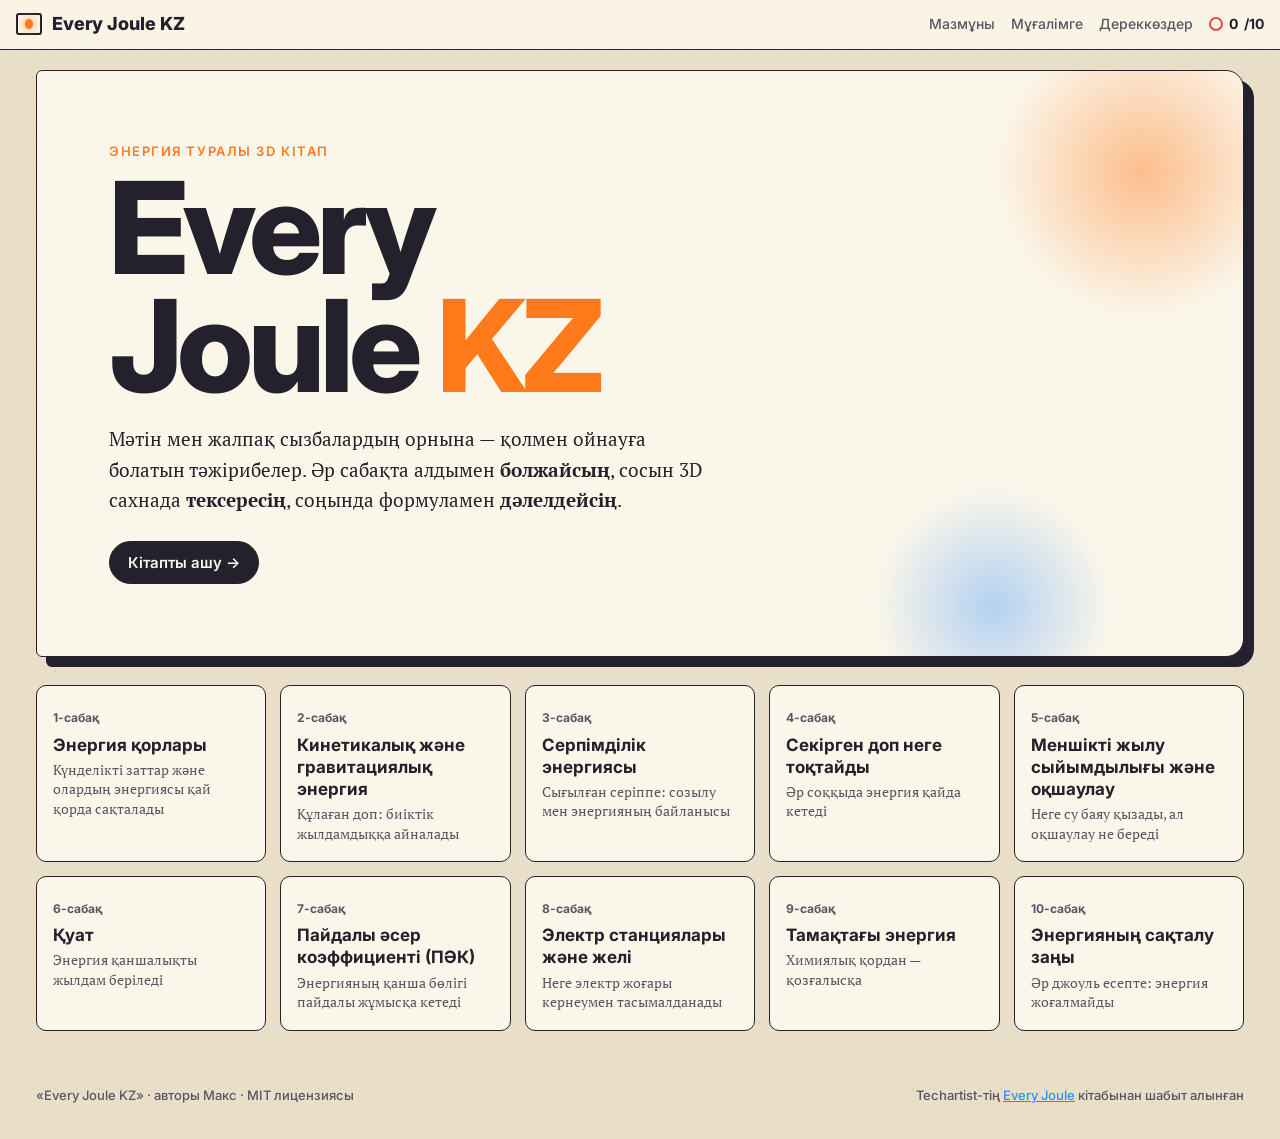
<file: index.html>
<!doctype html>
<html lang="kk">
<head>
<meta charset="utf-8">
<meta name="viewport" content="width=device-width, initial-scale=1, viewport-fit=cover">
<title>Every Joule KZ — энергия туралы 3D кітап</title>
<meta name="description" content="Энергия туралы интерактивті 3D кітап, қазақ тілінде. 10 сабақ: болжа, тексер, дәлелде.">
<meta property="og:title" content="Every Joule KZ — энергия туралы 3D кітап">
<meta property="og:description" content="10 интерактивті сабақ: энергия қорлары, кинетикалық және потенциалдық энергия, қуат, ПӘК, электр желісі, энергияның сақталу заңы.">
<link rel="icon" href="data:image/svg+xml,%3Csvg xmlns='http://www.w3.org/2000/svg' viewBox='0 0 32 32'%3E%3Crect x='3' y='5' width='26' height='22' rx='3' fill='%23fbf6ea' stroke='%2323212b' stroke-width='2'/%3E%3Ccircle cx='16' cy='16' r='6' fill='%23ff7a1a'/%3E%3C/svg%3E">
<link rel="preconnect" href="https://fonts.googleapis.com">
<link rel="preconnect" href="https://fonts.gstatic.com" crossorigin>
<link href="https://fonts.googleapis.com/css2?family=Inter:wght@400;500;600;700;800&family=PT+Serif:ital,wght@0,400;0,700;1,400&display=swap" rel="stylesheet">
<link rel="stylesheet" href="assets/book.css">
<script type="importmap">
{ "imports": {
  "three": "./assets/vendor/three.module.min.js",
  "three/addons/controls/OrbitControls.js": "./assets/vendor/OrbitControls.js"
} }
</script>
</head>
<body>
<a class="skip" href="#app">Мазмұнға өту</a>
<header class="top">
  <a class="brand" href="#/"><span class="logo"></span>Every Joule KZ</a>
  <nav>
    <a href="#/">Мазмұны</a>
    <a href="teachers.html">Мұғалімге</a>
    <a href="sources.html">Дереккөздер</a>
    <span class="stamps" title="Жиналған мөрлер"><span class="seal-mini"></span><b id="stamp-count">0</b>/10</span>
  </nav>
</header>

<main id="app">
  <!-- Мұқаба және мазмұны -->
  <section id="cover" class="view">
    <div class="cover">
      <p class="kicker">Энергия туралы 3D кітап</p>
      <h1>Every<br>Joule <span>KZ</span></h1>
      <p class="lead">Мәтін мен жалпақ сызбалардың орнына — қолмен ойнауға болатын тәжірибелер. Әр сабақта алдымен <b>болжайсың</b>, сосын 3D сахнада <b>тексересің</b>, соңында формуламен <b>дәлелдейсің</b>.</p>
      <a class="btn primary" href="#/1">Кітапты ашу →</a>
    </div>
    <ol class="toc" id="toc"></ol>
  </section>

  <!-- Сабақ -->
  <section id="lesson" class="view" hidden>
    <div class="spread">
      <article class="page left">
        <p class="num" id="l-num"></p>
        <h2 id="l-title"></h2>
        <p class="intro" id="l-intro"></p>
        <div class="steps" role="tablist">
          <button role="tab" data-step="0"><i>1</i>Болжа</button>
          <button role="tab" data-step="1"><i>2</i>Тексер</button>
          <button role="tab" data-step="2"><i>3</i>Дәлелде</button>
        </div>
        <div class="step-body" id="step-0">
          <p class="q" id="p-q"></p>
          <div class="opts" id="p-opts"></div>
          <p class="note" id="p-note"></p>
        </div>
        <div class="step-body" id="step-1" hidden>
          <p id="t-hint"></p>
          <div class="controls" id="controls"></div>
          <div class="readout" id="readout"></div>
        </div>
        <div class="step-body" id="step-2" hidden>
          <div id="proof"></div>
          <div class="flap" id="flap">
            <button class="flap-cover" id="flap-btn">Жауапты көру үшін қақпақты аш ↑</button>
            <div class="flap-inner" id="flap-inner"></div>
          </div>
        </div>
      </article>
      <div class="page right">
        <div class="stage" id="stage">
          <div class="bars" id="bars"></div>
          <p class="stage-hint">Айналдыру үшін сүйре · масштаб — дөңгелекше</p>
          <div class="seal" id="seal" hidden><span>ДҰРЫС<br>БОЛЖАМ</span></div>
        </div>
      </div>
    </div>
    <nav class="pager">
      <a id="prev" class="btn">← Алдыңғы</a>
      <a href="#/" class="btn ghost">Мазмұны</a>
      <a id="next" class="btn">Келесі →</a>
    </nav>
  </section>
</main>

<footer class="foot">
  <span>«Every Joule KZ» · авторы Макс · MIT лицензиясы</span>
  <span>Techartist-тің <a href="https://iamtechartist.com/every-joule/" target="_blank" rel="noopener">Every Joule</a> кітабынан шабыт алынған</span>
</footer>

<noscript><p class="noscript">Кітап жұмыс істеуі үшін JavaScript қосулы болуы керек.</p></noscript>
<script type="module" src="assets/app.js"></script>
</body>
</html>
</file>
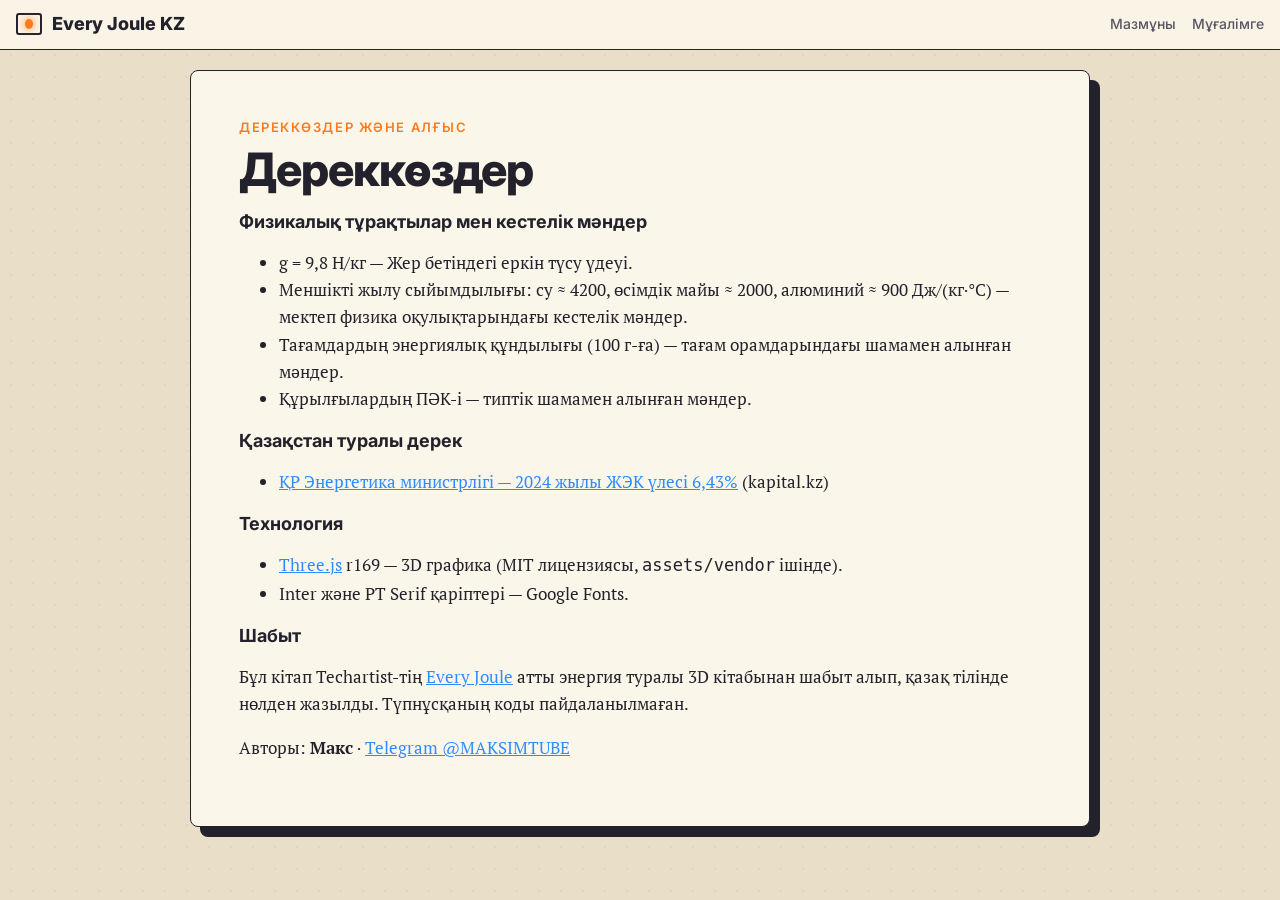
<file: sources.html>
<!doctype html>
<html lang="kk">
<head>
<meta charset="utf-8">
<meta name="viewport" content="width=device-width, initial-scale=1">
<title>Дереккөздер — Every Joule KZ</title>
<link href="https://fonts.googleapis.com/css2?family=Inter:wght@400;500;600;700;800&family=PT+Serif:wght@400;700&display=swap" rel="stylesheet">
<link rel="stylesheet" href="assets/book.css">
</head>
<body>
<header class="top">
  <a class="brand" href="index.html#/"><span class="logo"></span>Every Joule KZ</a>
  <nav><a href="index.html#/">Мазмұны</a><a href="teachers.html">Мұғалімге</a></nav>
</header>
<main>
<article class="doc">
  <p class="kicker">Дереккөздер және алғыс</p>
  <h1>Дереккөздер</h1>
  <h3>Физикалық тұрақтылар мен кестелік мәндер</h3>
  <ul>
    <li>g = 9,8 Н/кг — Жер бетіндегі еркін түсу үдеуі.</li>
    <li>Меншікті жылу сыйымдылығы: су ≈ 4200, өсімдік майы ≈ 2000, алюминий ≈ 900 Дж/(кг·°C) — мектеп физика оқулықтарындағы кестелік мәндер.</li>
    <li>Тағамдардың энергиялық құндылығы (100 г-ға) — тағам орамдарындағы шамамен алынған мәндер.</li>
    <li>Құрылғылардың ПӘК-і — типтік шамамен алынған мәндер.</li>
  </ul>
  <h3>Қазақстан туралы дерек</h3>
  <ul>
    <li><a href="https://kapital.kz/economic/136207/vyrabotka-chistoj-elektroenergii-vyrosla-na-14percent.html" target="_blank" rel="noopener">ҚР Энергетика министрлігі — 2024 жылы ЖЭК үлесі 6,43%</a> (kapital.kz)</li>
  </ul>
  <h3>Технология</h3>
  <ul>
    <li><a href="https://threejs.org" target="_blank" rel="noopener">Three.js</a> r169 — 3D графика (MIT лицензиясы, <code>assets/vendor</code> ішінде).</li>
    <li>Inter және PT Serif қаріптері — Google Fonts.</li>
  </ul>
  <h3>Шабыт</h3>
  <p>Бұл кітап Techartist-тің <a href="https://iamtechartist.com/every-joule/" target="_blank" rel="noopener">Every Joule</a> атты энергия туралы 3D кітабынан шабыт алып, қазақ тілінде нөлден жазылды. Түпнұсқаның коды пайдаланылмаған.</p>
  <p>Авторы: <b>Макс</b> · <a href="https://t.me/MAKSIMTUBE" target="_blank" rel="noopener">Telegram @MAKSIMTUBE</a></p>
</article>
</main>
</body>
</html>
</file>
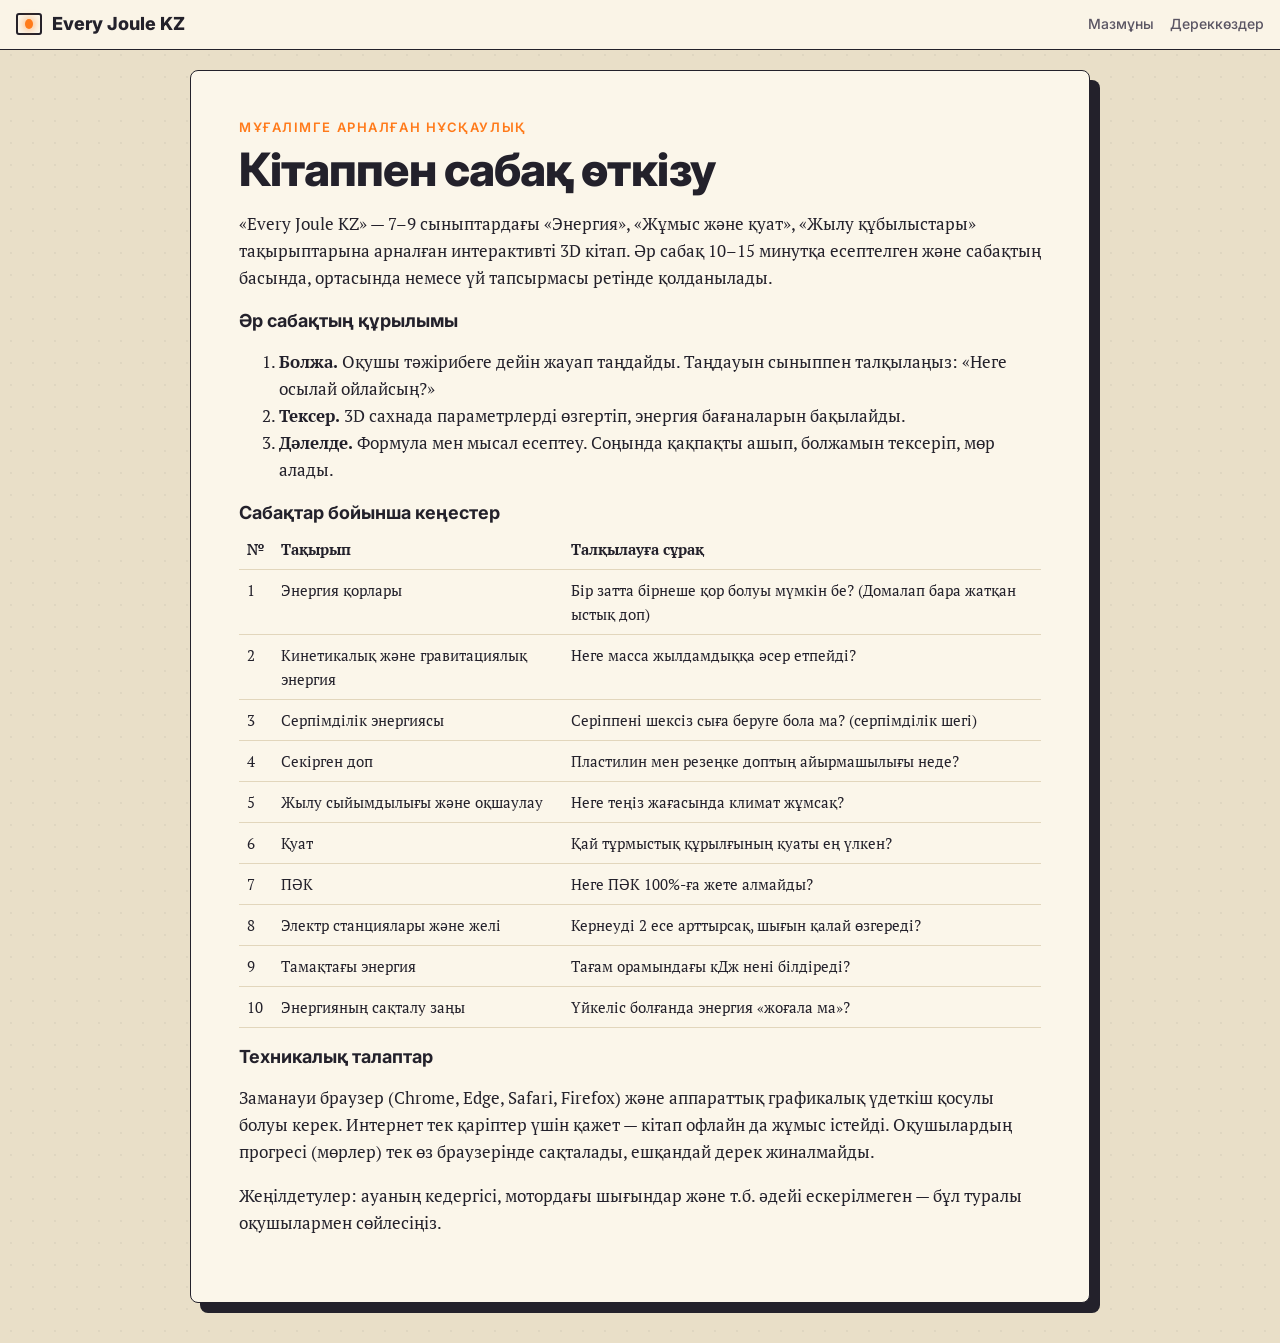
<file: teachers.html>
<!doctype html>
<html lang="kk">
<head>
<meta charset="utf-8">
<meta name="viewport" content="width=device-width, initial-scale=1">
<title>Мұғалімге — Every Joule KZ</title>
<link href="https://fonts.googleapis.com/css2?family=Inter:wght@400;500;600;700;800&family=PT+Serif:wght@400;700&display=swap" rel="stylesheet">
<link rel="stylesheet" href="assets/book.css">
</head>
<body>
<header class="top">
  <a class="brand" href="index.html#/"><span class="logo"></span>Every Joule KZ</a>
  <nav><a href="index.html#/">Мазмұны</a><a href="sources.html">Дереккөздер</a></nav>
</header>
<main>
<article class="doc">
  <p class="kicker">Мұғалімге арналған нұсқаулық</p>
  <h1>Кітаппен сабақ өткізу</h1>
  <p>«Every Joule KZ» — 7–9 сыныптардағы «Энергия», «Жұмыс және қуат», «Жылу құбылыстары» тақырыптарына арналған интерактивті 3D кітап. Әр сабақ 10–15 минутқа есептелген және сабақтың басында, ортасында немесе үй тапсырмасы ретінде қолданылады.</p>

  <h3>Әр сабақтың құрылымы</h3>
  <ol>
    <li><b>Болжа.</b> Оқушы тәжірибеге дейін жауап таңдайды. Таңдауын сыныппен талқылаңыз: «Неге осылай ойлайсың?»</li>
    <li><b>Тексер.</b> 3D сахнада параметрлерді өзгертіп, энергия бағаналарын бақылайды.</li>
    <li><b>Дәлелде.</b> Формула мен мысал есептеу. Соңында қақпақты ашып, болжамын тексеріп, мөр алады.</li>
  </ol>

  <h3>Сабақтар бойынша кеңестер</h3>
  <table>
    <tr><th>№</th><th>Тақырып</th><th>Талқылауға сұрақ</th></tr>
    <tr><td>1</td><td>Энергия қорлары</td><td>Бір затта бірнеше қор болуы мүмкін бе? (Домалап бара жатқан ыстық доп)</td></tr>
    <tr><td>2</td><td>Кинетикалық және гравитациялық энергия</td><td>Неге масса жылдамдыққа әсер етпейді?</td></tr>
    <tr><td>3</td><td>Серпімділік энергиясы</td><td>Серіппені шексіз сыға беруге бола ма? (серпімділік шегі)</td></tr>
    <tr><td>4</td><td>Секірген доп</td><td>Пластилин мен резеңке доптың айырмашылығы неде?</td></tr>
    <tr><td>5</td><td>Жылу сыйымдылығы және оқшаулау</td><td>Неге теңіз жағасында климат жұмсақ?</td></tr>
    <tr><td>6</td><td>Қуат</td><td>Қай тұрмыстық құрылғының қуаты ең үлкен?</td></tr>
    <tr><td>7</td><td>ПӘК</td><td>Неге ПӘК 100%-ға жете алмайды?</td></tr>
    <tr><td>8</td><td>Электр станциялары және желі</td><td>Кернеуді 2 есе арттырсақ, шығын қалай өзгереді?</td></tr>
    <tr><td>9</td><td>Тамақтағы энергия</td><td>Тағам орамындағы кДж нені білдіреді?</td></tr>
    <tr><td>10</td><td>Энергияның сақталу заңы</td><td>Үйкеліс болғанда энергия «жоғала ма»?</td></tr>
  </table>

  <h3>Техникалық талаптар</h3>
  <p>Заманауи браузер (Chrome, Edge, Safari, Firefox) және аппараттық графикалық үдеткіш қосулы болуы керек. Интернет тек қаріптер үшін қажет — кітап офлайн да жұмыс істейді. Оқушылардың прогресі (мөрлер) тек өз браузерінде сақталады, ешқандай дерек жиналмайды.</p>
  <p>Жеңілдетулер: ауаның кедергісі, мотордағы шығындар және т.б. әдейі ескерілмеген — бұл туралы оқушылармен сөйлесіңіз.</p>
</article>
</main>
</body>
</html>
</file>
<file: assets/book.css>
:root{
  color-scheme: light;
  --desk:#e9dfc8; --paper:#fbf6ea; --paper-2:#f4ecd9; --ink:#23212b; --ink-2:#5a5563; --rule:#e2d6bc;
  --orange:#ff7a1a; --blue:#2f8cff; --green:#1fa774; --red:#e5484d; --violet:#7c5cff; --amber:#f2a516;
  --serif:"PT Serif",Georgia,serif; --sans:"Inter",system-ui,sans-serif;
}
*{box-sizing:border-box}
body{margin:0;background:var(--desk);color:var(--ink);font:17px/1.6 var(--serif);-webkit-font-smoothing:antialiased;
  background-image:radial-gradient(rgba(35,33,43,.05) 1px,transparent 1px);background-size:22px 22px}
a{color:var(--blue)}
.skip{position:absolute;left:-999px}.skip:focus{left:16px;top:8px;z-index:20;background:var(--paper);padding:8px}
.top{position:sticky;top:0;z-index:10;display:flex;justify-content:space-between;align-items:center;gap:12px;
  padding:10px 16px;background:rgba(251,246,234,.92);backdrop-filter:blur(8px);border-bottom:1.5px solid var(--ink);font-family:var(--sans)}
.brand{display:flex;align-items:center;gap:10px;font-weight:800;font-size:18px;color:var(--ink);text-decoration:none}
.logo{width:26px;height:22px;border:2px solid var(--ink);border-radius:3px;background:var(--paper);position:relative}
.logo::after{content:"";position:absolute;inset:4px 7px;border-radius:50%;background:var(--orange);box-shadow:0 0 10px var(--orange)}
.top nav{display:flex;align-items:center;gap:16px;font-size:14px;font-weight:500}
.top nav a{color:var(--ink-2);text-decoration:none}.top nav a:hover{color:var(--ink)}
.stamps{display:flex;align-items:center;gap:6px;font-weight:700}
.seal-mini{width:14px;height:14px;border-radius:50%;border:2px solid var(--red)}
main{max-width:1240px;margin:0 auto;padding:20px 16px 40px}
.view[hidden]{display:none}

/* Мұқаба */
.cover{background:var(--paper);border:1.5px solid var(--ink);border-radius:6px 18px 18px 6px;padding:clamp(28px,6vw,72px);
  box-shadow:10px 10px 0 var(--ink);position:relative;overflow:hidden}
.cover::before{content:"";position:absolute;right:-60px;top:-60px;width:320px;height:320px;border-radius:50%;
  background:radial-gradient(circle,rgba(255,122,26,.45),transparent 65%)}
.cover::after{content:"";position:absolute;right:120px;bottom:-80px;width:260px;height:260px;border-radius:50%;
  background:radial-gradient(circle,rgba(47,140,255,.35),transparent 65%)}
.kicker{font:600 13px var(--sans);text-transform:uppercase;letter-spacing:.12em;color:var(--orange);margin:0 0 10px}
.cover h1{font:800 clamp(56px,11vw,128px)/.92 var(--sans);letter-spacing:-.04em;margin:0 0 20px;position:relative;z-index:1}
.cover h1 span{color:var(--orange)}
.lead{max-width:600px;font-size:19px;margin:0 0 26px;position:relative;z-index:1}
.btn{display:inline-flex;align-items:center;gap:8px;font:600 15px var(--sans);padding:11px 18px;border:1.5px solid var(--ink);
  border-radius:99px;background:var(--paper);color:var(--ink);text-decoration:none;cursor:pointer;position:relative;z-index:1}
.btn.primary{background:var(--ink);color:var(--paper)}
.btn.ghost{border-color:transparent}
.btn[aria-disabled=true]{opacity:.35;pointer-events:none}
.toc{list-style:none;padding:0;margin:28px 0 0;display:grid;grid-template-columns:repeat(auto-fill,minmax(220px,1fr));gap:14px;counter-reset:t}
.toc a{display:block;height:100%;background:var(--paper);border:1.5px solid var(--ink);border-radius:10px;padding:16px 16px 18px;
  color:var(--ink);text-decoration:none;transition:transform .15s,box-shadow .15s;position:relative}
.toc a:hover{transform:translate(-2px,-2px);box-shadow:4px 4px 0 var(--ink)}
.toc .n{font:700 12px var(--sans);color:var(--ink-2)}
.toc b{display:block;font:700 17px/1.3 var(--sans);margin:4px 0}
.toc small{color:var(--ink-2);font-size:14px;line-height:1.4;display:block}
.toc .got{position:absolute;top:10px;right:10px;width:30px;height:30px;border-radius:50%;border:2px solid var(--red);color:var(--red);
  font:800 9px/26px var(--sans);text-align:center;transform:rotate(-14deg)}

/* Сабақ: кітап жайылымы */
.spread{display:grid;grid-template-columns:minmax(320px,.85fr) 1.15fr;background:var(--paper);border:1.5px solid var(--ink);
  border-radius:8px;box-shadow:10px 10px 0 var(--ink);min-height:640px;position:relative}
.spread::after{content:"";position:absolute;top:0;bottom:0;left:calc(42.5% - 1px);width:2px;background:linear-gradient(var(--rule),var(--ink-2),var(--rule));opacity:.35}
.page{padding:28px}
.page.left{border-right:1px solid var(--rule)}
.num{font:700 13px var(--sans);color:var(--orange);text-transform:uppercase;letter-spacing:.1em;margin:0}
h2{font:800 clamp(26px,3vw,36px)/1.1 var(--sans);letter-spacing:-.02em;margin:6px 0 10px}
h3{font:700 18px var(--sans);margin:18px 0 6px}
.intro{color:var(--ink-2);margin:0 0 18px}
.steps{display:flex;gap:6px;margin-bottom:16px;border-bottom:1.5px solid var(--ink);padding-bottom:12px}
.steps button{font:600 14px var(--sans);display:flex;align-items:center;gap:6px;border:1.5px solid var(--ink);background:transparent;
  border-radius:99px;padding:6px 12px 6px 6px;cursor:pointer;color:var(--ink)}
.steps i{font-style:normal;display:grid;place-items:center;width:22px;height:22px;border-radius:50%;background:var(--paper-2);font-size:12px}
.steps button[aria-selected=true]{background:var(--ink);color:var(--paper)}
.steps button[aria-selected=true] i{background:var(--orange);color:var(--ink)}
.q{font-weight:700;font-size:19px;margin:0 0 12px}
.opts{display:grid;gap:8px}
.opts button{font:500 16px var(--serif);text-align:left;padding:11px 14px;border:1.5px solid var(--ink);border-radius:10px;background:var(--paper);cursor:pointer;color:var(--ink)}
.opts button:hover{background:var(--paper-2)}
.opts button.picked{background:#fff1e3;border-color:var(--orange);box-shadow:3px 3px 0 var(--orange)}
.note{font:500 14px var(--sans);color:var(--ink-2);min-height:22px}
.controls{display:grid;gap:12px;margin:12px 0}
.controls label{font:500 14px var(--sans);display:block}
.controls output{float:right;font-weight:700;color:var(--orange)}
.controls input[type=range]{width:100%;accent-color:var(--orange)}
.row{display:flex;gap:8px;flex-wrap:wrap}
.chip{font:600 14px var(--sans);padding:7px 12px;border:1.5px solid var(--ink);border-radius:99px;background:transparent;cursor:pointer;color:var(--ink)}
.chip.on{background:var(--ink);color:var(--paper)}
.readout{font:500 15px var(--sans);background:var(--paper-2);border:1px dashed var(--ink-2);border-radius:10px;padding:12px 14px;min-height:46px}
.readout b{color:var(--orange)}
.formula{font:700 22px var(--serif);text-align:center;padding:14px;border:1.5px solid var(--ink);border-radius:10px;background:#fff;margin:10px 0}
.formula small{display:block;font:400 14px var(--sans);color:var(--ink-2);margin-top:4px}
#proof p,#proof li{font-size:16px}
#proof ul{padding-left:20px}
.flap{position:relative;margin-top:16px;border-radius:12px;min-height:110px;perspective:900px}
.flap-inner{border:1.5px solid var(--ink);border-radius:12px;padding:14px 16px;background:#fff}
.flap-cover{position:absolute;inset:0;z-index:2;font:700 16px var(--sans);border:1.5px solid var(--ink);border-radius:12px;cursor:pointer;
  background:repeating-linear-gradient(45deg,var(--paper-2) 0 12px,var(--paper) 12px 24px);color:var(--ink);
  transform-origin:top;transition:transform .7s cubic-bezier(.2,.8,.2,1),opacity .7s}
.flap.open .flap-cover{transform:rotateX(-100deg);opacity:0;pointer-events:none}
.page.right{padding:0;position:relative;min-height:520px}
.stage{position:absolute;inset:0;border-radius:0 8px 8px 0;overflow:hidden}
.stage canvas{display:block;width:100%!important;height:100%!important;touch-action:none}
.stage-hint{position:absolute;left:14px;bottom:8px;margin:0;font:500 12px var(--sans);color:var(--ink-2);pointer-events:none}
.bars{position:absolute;right:14px;top:14px;z-index:2;display:grid;gap:6px;width:min(250px,48%);font:600 12px var(--sans);pointer-events:none}
.bar{background:rgba(251,246,234,.9);border:1.5px solid var(--ink);border-radius:8px;padding:5px 8px}
.bar .lbl{display:flex;justify-content:space-between}
.bar .track{height:9px;border-radius:5px;background:var(--paper-2);margin-top:4px;overflow:hidden}
.bar .fill{height:100%;width:0;border-radius:5px;transition:width .08s linear}
.seal{position:absolute;left:24px;top:22px;z-index:3;width:116px;height:116px;border-radius:50%;border:4px solid var(--red);color:var(--red);
  display:grid;place-items:center;text-align:center;font:800 15px/1.15 var(--sans);transform:rotate(-14deg);animation:stamp .45s cubic-bezier(.2,1.6,.4,1)}
.seal[hidden]{display:none}
.seal::before{content:"";position:absolute;inset:6px;border-radius:50%;border:1.5px dashed var(--red)}
@keyframes stamp{from{transform:rotate(-14deg) scale(2.4);opacity:0}to{transform:rotate(-14deg) scale(1);opacity:1}}
.pager{display:flex;justify-content:space-between;margin-top:24px}
.foot{max-width:1240px;margin:0 auto;padding:16px 16px 36px;display:flex;justify-content:space-between;flex-wrap:wrap;gap:8px;font:500 13px var(--sans);color:var(--ink-2)}
.noscript{text-align:center;padding:20px}

/* Мұғалімге / Дереккөздер беттері */
.doc{background:var(--paper);border:1.5px solid var(--ink);border-radius:8px;box-shadow:10px 10px 0 var(--ink);padding:clamp(22px,4vw,48px);max-width:900px;margin:0 auto}
.doc h1{font:800 clamp(30px,5vw,46px)/1.05 var(--sans);letter-spacing:-.02em;margin:0 0 12px}
.doc table{width:100%;border-collapse:collapse;font-size:15px}
.doc th,.doc td{border-bottom:1px solid var(--rule);padding:8px;text-align:left;vertical-align:top}

@media (max-width:900px){
  .spread{grid-template-columns:1fr}
  .spread::after{display:none}
  .page.left{border-right:0;border-bottom:1px solid var(--rule);order:2}
  .page.right{order:1;min-height:56vh}
  .stage{border-radius:8px 8px 0 0}
  .top nav a[href="sources.html"]{display:none}
}
@media (max-width:480px){ .page{padding:18px} .bars{width:56%} .top nav{gap:10px} }
@media (prefers-reduced-motion:reduce){ *{transition:none!important;animation:none!important} }
</file>
